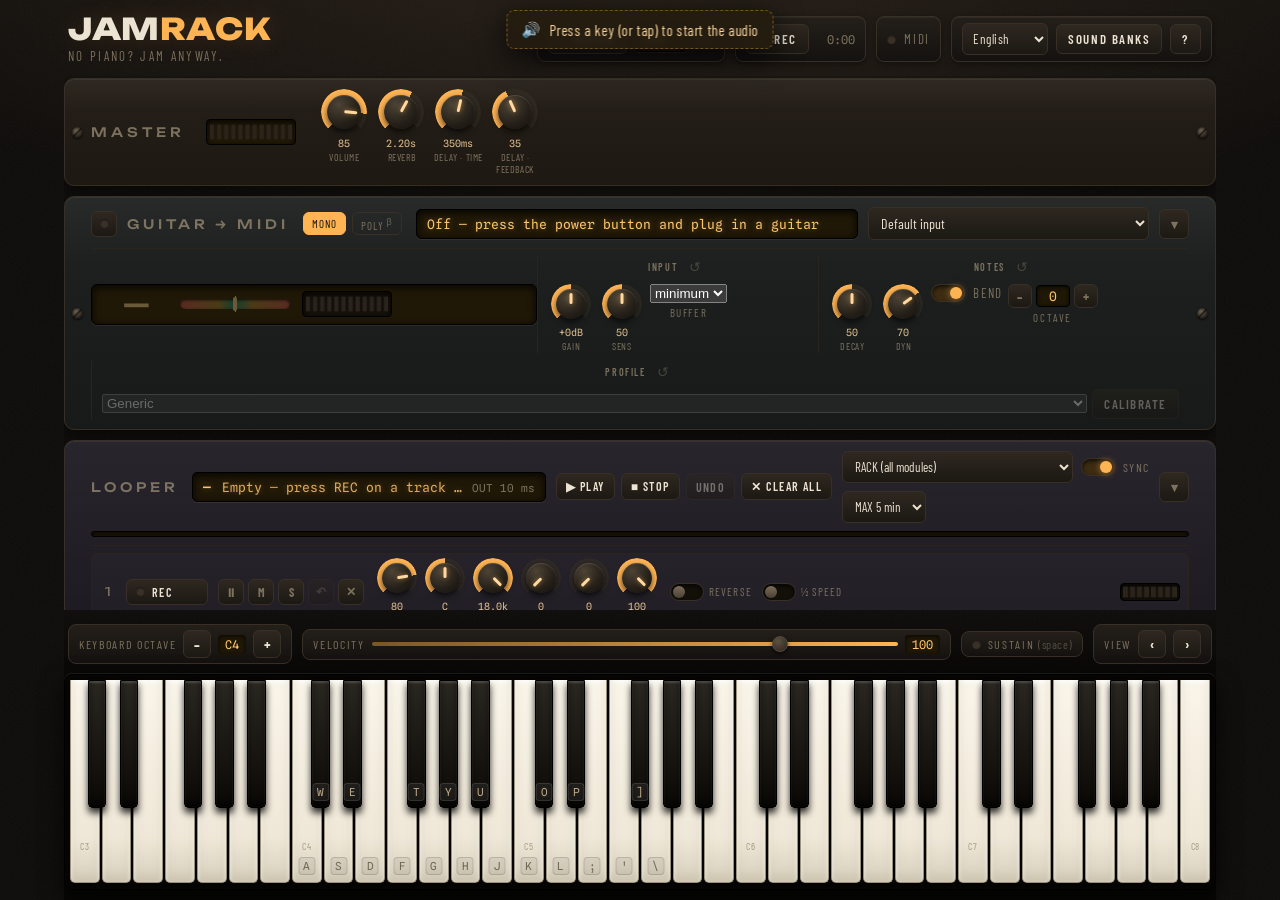
<file: index.html>
<!DOCTYPE html>
<html lang="en">
<head>
<meta charset="utf-8">
<meta name="viewport" content="width=device-width, initial-scale=1, maximum-scale=1, user-scalable=no, viewport-fit=cover">
<meta name="theme-color" content="#0d0b09">
<meta name="description" content="JAMRACK — online jam piano & synth. No piano? Play with your AZERTY/QWERTY computer keyboard, a touchscreen or a MIDI keyboard.">
<title>JAMRACK · Online jam piano &amp; synth</title>
<link rel="icon" href="data:image/svg+xml,<svg xmlns='http://www.w3.org/2000/svg' viewBox='0 0 100 100'><text y='.9em' font-size='90'>🎹</text></svg>">
<link rel="preconnect" href="https://fonts.googleapis.com">
<link rel="preconnect" href="https://fonts.gstatic.com" crossorigin>
<link rel="preconnect" href="https://gleitz.github.io" crossorigin>
<link href="https://fonts.googleapis.com/css2?family=Unbounded:wght@500;800&family=Barlow+Condensed:wght@400;500;600;700&family=Spline+Sans+Mono:wght@400;600&display=swap" rel="stylesheet">
<link rel="stylesheet" href="css/style.css">
</head>
<body>
<div id="app">

  <header id="topbar">
    <div class="brand">
      <div class="brand-name">JAM<span>RACK</span></div>
      <div class="brand-sub" id="tagline"></div>
    </div>

    <div class="topbar-controls">
      <div class="tb-group" id="metroGroup">
        <button class="tb-btn led-btn" id="metroToggle" aria-pressed="false">
          <span class="led"></span><span data-t="metro"></span>
        </button>
        <input id="bpmInput" type="number" min="30" max="300" step="1" value="100">
        <span class="tb-unit" data-t="bpm"></span>
      </div>

      <div class="tb-group">
        <button class="tb-btn led-btn rec" id="recBtn" aria-pressed="false">
          <span class="led"></span><span data-t="rec"></span>
        </button>
        <span id="recTime" class="mono">0:00</span>
      </div>

      <div class="tb-group" id="midiGroup">
        <span class="led" id="midiLed"></span>
        <span class="tb-label" data-t="midi"></span>
      </div>

      <div class="tb-group">
        <select id="langSelect" class="lang-select"></select>
        <button class="tb-btn" id="banksBtn"></button>
        <button class="tb-btn" id="helpBtn">?</button>
      </div>
    </div>

    <!-- Mobile only: the screen is too small to show the rack and the keyboard
         at once, so they become two dedicated views. Hidden on desktop. -->
    <div id="viewTabs" role="tablist">
      <button class="vt-btn is-on" id="tabPlay" role="tab" aria-selected="true" data-t="tabPlay"></button>
      <button class="vt-btn" id="tabEdit" role="tab" aria-selected="false" data-t="tabEdit"></button>
    </div>
  </header>

  <div id="audioHint" hidden>
    <span>🔊</span> <span id="audioHintText"></span>
  </div>

  <main id="rack">
    <!-- modules built by js/ui/rack.js -->
  </main>

  <section id="kbZone">
    <div id="kbCtl">
      <div class="kb-group">
        <span class="kb-label" data-t="kbOctave"></span>
        <button class="kb-btn" id="octDown">–</button>
        <span class="mono kb-read" id="octRead">C4</span>
        <button class="kb-btn" id="octUp">+</button>
      </div>
      <div class="kb-group grow">
        <span class="kb-label" data-t="velocity"></span>
        <input type="range" id="velSlider" min="1" max="127" value="100">
        <span class="mono kb-read" id="velRead">100</span>
      </div>
      <div class="kb-group">
        <span class="led" id="susLed"></span>
        <span class="kb-label"><span data-t="sustain"></span> <span class="kb-hint" data-t="sustainHint"></span></span>
      </div>
      <div class="kb-group">
        <span class="kb-label" data-t="view"></span>
        <button class="kb-btn" id="viewLeft">‹</button>
        <button class="kb-btn" id="viewRight">›</button>
      </div>
    </div>
    <div id="piano"></div>
  </section>

  <dialog id="banksDlg">
    <div class="dlg-head">
      <h2 data-t="banksTitle"></h2>
      <button class="dlg-close" data-close>✕</button>
    </div>
    <div class="dlg-body" id="banksBody"></div>
  </dialog>

  <dialog id="helpDlg">
    <div class="dlg-head">
      <h2 data-t="helpTitle"></h2>
      <button class="dlg-close" data-close>✕</button>
    </div>
    <div class="dlg-body" id="helpBody"></div>
  </dialog>

  <dialog id="calDlg">
    <div class="dlg-head">
      <h2 data-t="calTitle"></h2>
      <button class="dlg-close" data-close>✕</button>
    </div>
    <div class="dlg-body" id="calBody"></div>
  </dialog>

</div>
<script type="module" src="js/main.js"></script>
</body>
</html>
</file>
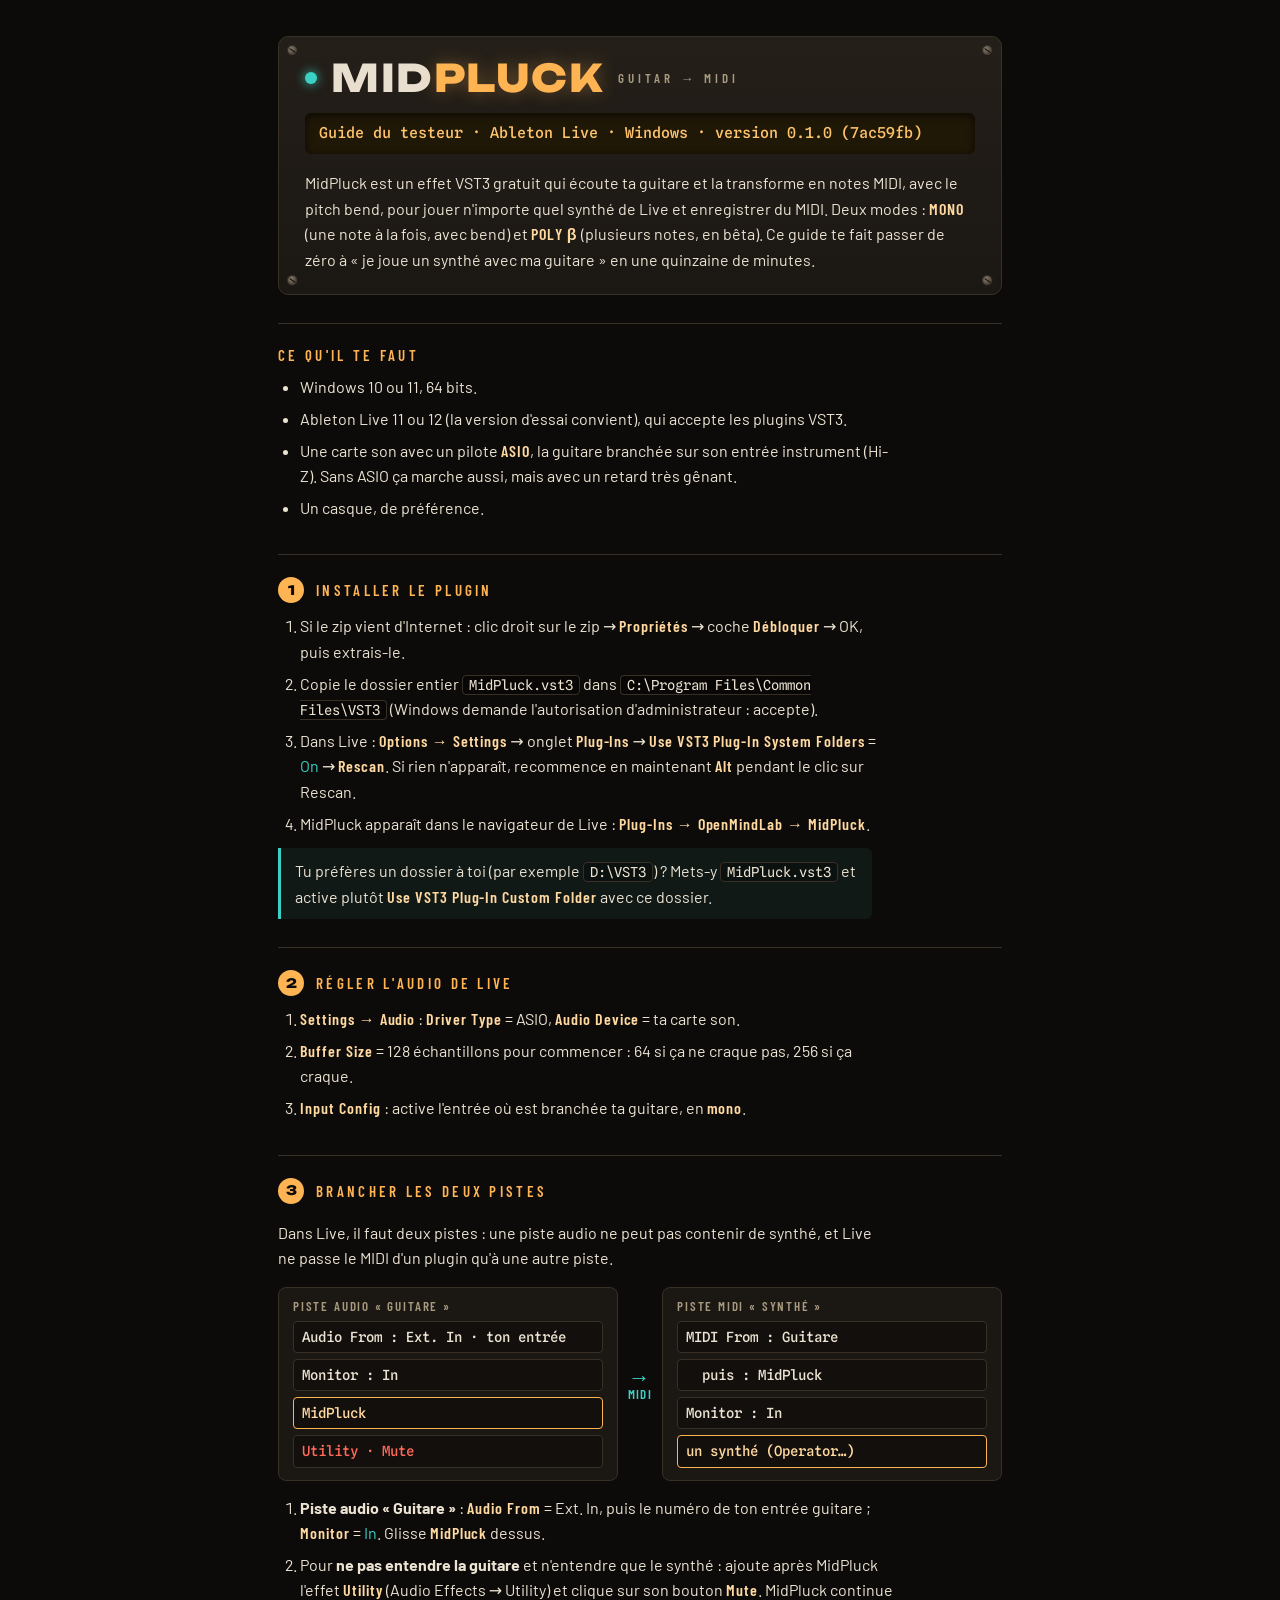
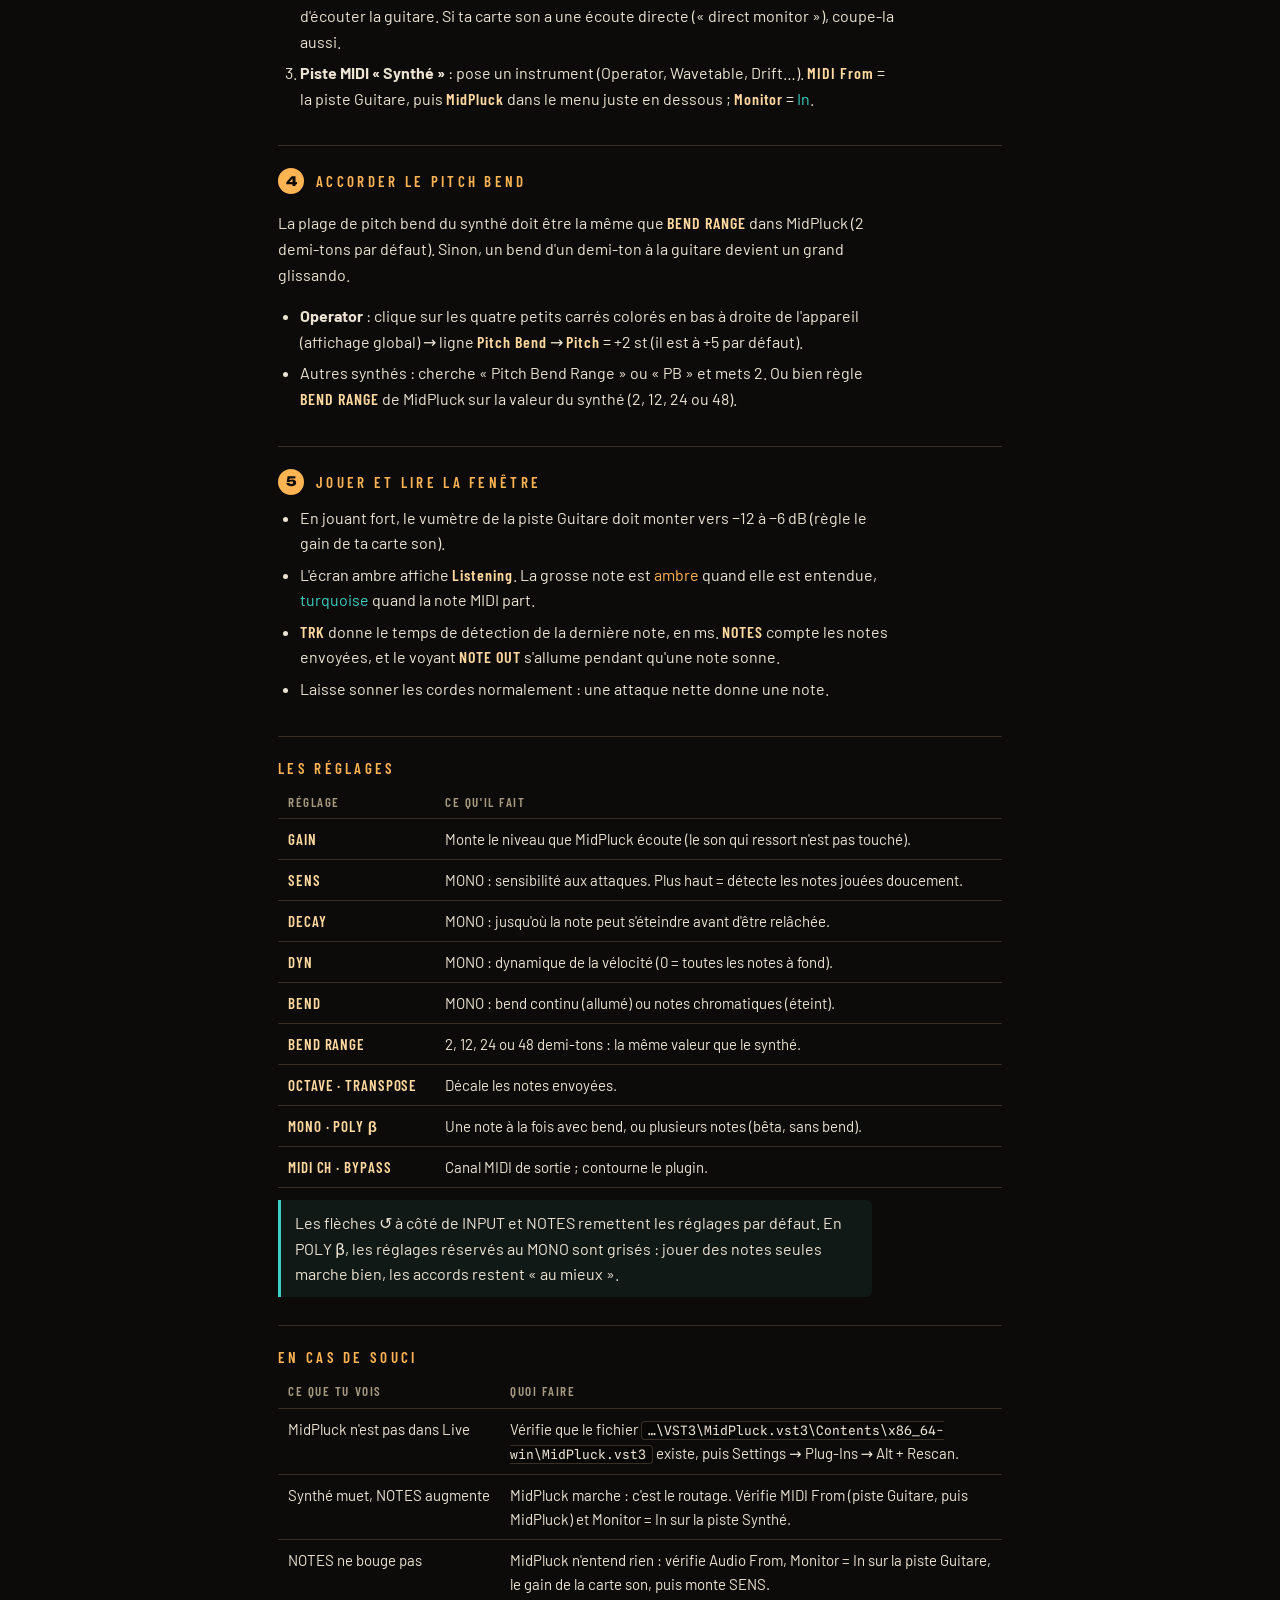
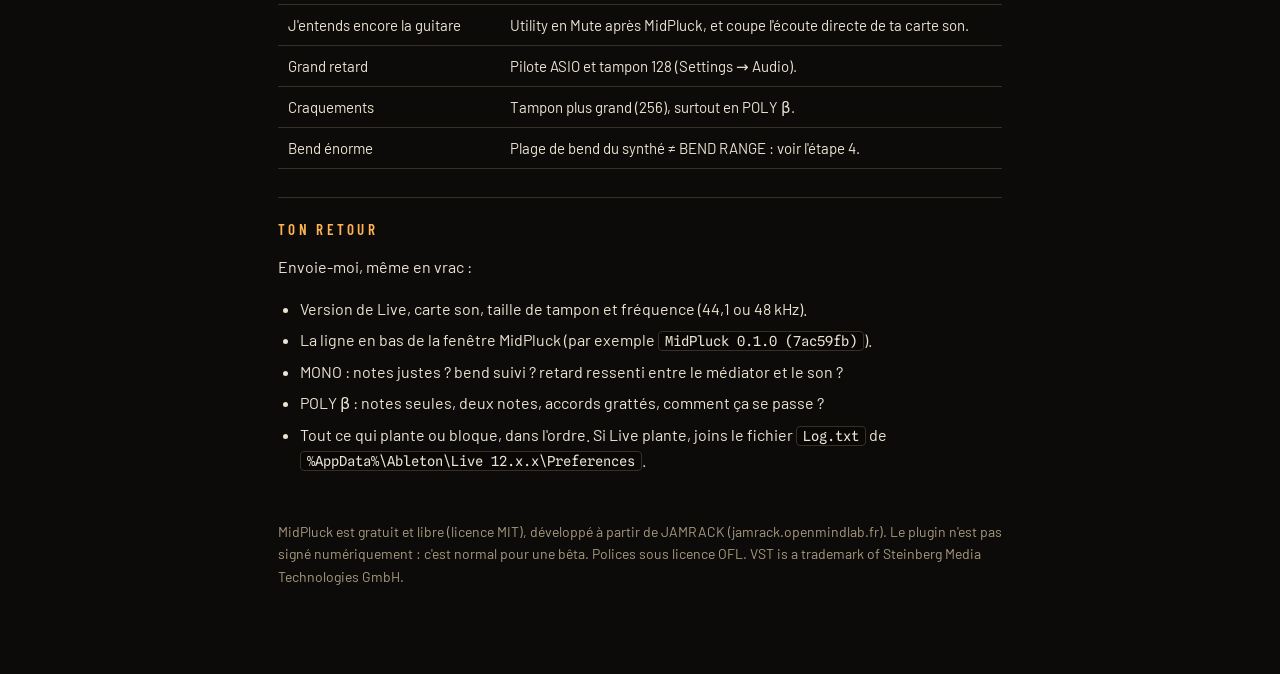
<file: plugin/guide-testeur.html>
<!doctype html>
<html lang="fr">
<head>
<meta charset="utf-8">
<meta name="viewport" content="width=device-width, initial-scale=1">
<title>Guide testeur MidPluck</title>
<link rel="preconnect" href="https://fonts.googleapis.com">
<link rel="stylesheet" href="https://fonts.googleapis.com/css2?family=Barlow:wght@400;500;600&family=Barlow+Condensed:wght@500;600&family=Spline+Sans+Mono:wght@400;500&family=Unbounded:wght@600;800&display=swap">
<style>
  /* Layout: one reading column styled like a JamRack rack module (warm charcoal plate, amber LEDs, teal accents).
     Deliberately single-theme dark, the plugin's own look. */
  :root {
    --bg: #0d0b09;
    --plate: #1b1713;
    --plate-hi: #241f19;
    --line: #383026;
    --txt: #ece3d3;
    --dim: #a89a80;
    --amber: #ffb454;
    --amber-hot: #ffd9a0;
    --teal: #3ad0c4;
    --red: #ff6a5a;
    --lcd-bg: #201807;
    --lcd-txt: #ffc46b;
    --f-brand: 'Unbounded', 'Arial Black', sans-serif;
    --f-label: 'Barlow Condensed', 'Arial Narrow', sans-serif;
    --f-body: 'Barlow', 'Segoe UI', system-ui, sans-serif;
    --f-mono: 'Spline Sans Mono', ui-monospace, Consolas, monospace;
    color-scheme: dark;
  }
  * { box-sizing: border-box; }
  body { background: var(--bg); color: var(--txt); font: 16px/1.6 var(--f-body); }
  .wrap { max-width: 760px; margin: 0 auto; padding-inline: 18px; padding-block: 28px 64px; display: grid; gap: 28px; }
  a { color: var(--teal); }
  code, .path { font-family: var(--f-mono); font-size: 0.86em; background: #00000055; border: 1px solid var(--line); border-radius: 4px; padding: 1px 6px; overflow-wrap: anywhere; }
  .k { font-family: var(--f-label); font-weight: 600; letter-spacing: .06em; color: var(--amber-hot); }

  /* header plate */
  .plate { position: relative; background: linear-gradient(180deg, var(--plate-hi), var(--plate)); border: 1px solid var(--line); border-radius: 10px; padding: 22px 26px; }
  .screw { position: absolute; width: 11px; height: 11px; border-radius: 50%; background: radial-gradient(circle at 35% 35%, #8a7e6c, #3b342b 70%); box-shadow: inset 0 0 0 1px #00000080; }
  .screw::after { content: ""; position: absolute; left: 2px; right: 2px; top: 5px; height: 1px; background: #1a1612; transform: rotate(35deg); }
  .s1 { left: 8px; top: 8px; } .s2 { right: 8px; top: 8px; } .s3 { left: 8px; bottom: 8px; } .s4 { right: 8px; bottom: 8px; }
  .brand { display: flex; align-items: center; gap: 14px; flex-wrap: wrap; }
  .led { width: 12px; height: 12px; border-radius: 50%; background: var(--teal); box-shadow: 0 0 10px 2px #3ad0c480; flex: none; }
  h1 { margin: 0; font: 800 clamp(26px, 6vw, 38px)/1 var(--f-brand); letter-spacing: .04em; color: #e9dfcf; }
  h1 span { color: var(--amber); text-shadow: 0 0 18px #ffb45455; }
  .sub { font: 600 13px/1 var(--f-label); letter-spacing: .3em; color: var(--dim); text-transform: uppercase; }
  .lcd { margin-top: 16px; background: var(--lcd-bg); color: var(--lcd-txt); font: 500 15px/1.4 var(--f-mono); border-radius: 6px; padding: 10px 14px; box-shadow: inset 0 2px 8px #000a; }
  .intro { margin: 16px 0 0; color: var(--txt); }

  h2 { margin: 0 0 10px; font: 600 15px/1.2 var(--f-label); letter-spacing: .22em; text-transform: uppercase; color: var(--amber); display: flex; align-items: center; gap: 12px; text-wrap: balance; }
  h2 .n { font: 800 13px/1 var(--f-brand); color: var(--bg); background: var(--amber); border-radius: 50%; width: 26px; height: 26px; display: grid; place-items: center; flex: none; letter-spacing: 0; }
  section { border-top: 1px solid var(--line); padding-top: 22px; }
  section > p, section li { max-width: 66ch; }
  ol, ul { margin: 6px 0; padding-left: 22px; display: grid; gap: 6px; }
  .note { border-left: 3px solid var(--teal); background: #3ad0c412; padding: 10px 14px; border-radius: 0 6px 6px 0; margin: 12px 0 0; }
  .warn { border-left-color: var(--amber); background: #ffb4541a; }

  /* routing diagram */
  .flow { display: grid; grid-template-columns: 1fr auto 1fr; gap: 10px; align-items: stretch; margin-top: 14px; }
  .track { background: var(--plate); border: 1px solid var(--line); border-radius: 8px; padding: 12px 14px; min-width: 0; }
  .track h3 { margin: 0 0 8px; font: 600 13px/1 var(--f-label); letter-spacing: .14em; text-transform: uppercase; color: var(--dim); }
  .dev { font: 500 14px/1.3 var(--f-mono); padding: 6px 8px; border-radius: 4px; background: #00000059; border: 1px solid var(--line); margin-top: 6px; }
  .dev.mp { border-color: var(--amber); color: var(--amber-hot); }
  .dev.mute { color: var(--red); }
  .arrow { align-self: center; font: 600 13px/1.2 var(--f-label); letter-spacing: .1em; color: var(--teal); text-align: center; }
  .arrow b { display: block; font-size: 22px; line-height: 1; }
  @media (max-width: 560px) { .flow { grid-template-columns: 1fr; } .arrow b { transform: rotate(90deg); } }

  /* tables */
  .tbl { overflow-x: auto; margin-top: 10px; }
  table { border-collapse: collapse; width: 100%; font-size: 15px; }
  th, td { text-align: left; padding: 8px 10px; border-bottom: 1px solid var(--line); vertical-align: top; }
  th { font: 600 13px/1.2 var(--f-label); letter-spacing: .12em; text-transform: uppercase; color: var(--dim); }
  td:first-child { white-space: nowrap; }
  .ok { color: var(--teal); } .amb { color: var(--amber); }
  .foot { color: var(--dim); font-size: 14px; }
  :focus-visible { outline: 2px solid var(--teal); outline-offset: 2px; }
</style>

</head>
<body>
<div class="wrap">
  <header class="plate">
    <i class="screw s1"></i><i class="screw s2"></i><i class="screw s3"></i><i class="screw s4"></i>
    <div class="brand"><span class="led" aria-hidden="true"></span><h1>MID<span>PLUCK</span></h1><span class="sub">guitar → midi</span></div>
    <div class="lcd">Guide du testeur · Ableton Live · Windows · version 0.1.0 (7ac59fb)</div>
    <p class="intro">MidPluck est un effet VST3 gratuit qui écoute ta guitare et la transforme en notes MIDI, avec le pitch bend, pour jouer n'importe quel synthé de Live et enregistrer du MIDI. Deux modes : <span class="k">MONO</span> (une note à la fois, avec bend) et <span class="k">POLY β</span> (plusieurs notes, en bêta). Ce guide te fait passer de zéro à « je joue un synthé avec ma guitare » en une quinzaine de minutes.</p>
  </header>

  <section>
    <h2>Ce qu'il te faut</h2>
    <ul>
      <li>Windows 10 ou 11, 64 bits.</li>
      <li>Ableton Live 11 ou 12 (la version d'essai convient), qui accepte les plugins VST3.</li>
      <li>Une carte son avec un pilote <span class="k">ASIO</span>, la guitare branchée sur son entrée instrument (Hi-Z). Sans ASIO ça marche aussi, mais avec un retard très gênant.</li>
      <li>Un casque, de préférence.</li>
    </ul>
  </section>

  <section>
    <h2><span class="n">1</span>Installer le plugin</h2>
    <ol>
      <li>Si le zip vient d'Internet : clic droit sur le zip → <span class="k">Propriétés</span> → coche <span class="k">Débloquer</span> → OK, puis extrais-le.</li>
      <li>Copie le dossier entier <code>MidPluck.vst3</code> dans <span class="path">C:\Program Files\Common Files\VST3</span> (Windows demande l'autorisation d'administrateur : accepte).</li>
      <li>Dans Live : <span class="k">Options → Settings</span> → onglet <span class="k">Plug-Ins</span> → <span class="k">Use VST3 Plug-In System Folders</span> = <span class="ok">On</span> → <span class="k">Rescan</span>. Si rien n'apparaît, recommence en maintenant <span class="k">Alt</span> pendant le clic sur Rescan.</li>
      <li>MidPluck apparaît dans le navigateur de Live : <span class="k">Plug-Ins → OpenMindLab → MidPluck</span>.</li>
    </ol>
    <p class="note">Tu préfères un dossier à toi (par exemple <span class="path">D:\VST3</span>) ? Mets-y <code>MidPluck.vst3</code> et active plutôt <span class="k">Use VST3 Plug-In Custom Folder</span> avec ce dossier.</p>
  </section>

  <section>
    <h2><span class="n">2</span>Régler l'audio de Live</h2>
    <ol>
      <li><span class="k">Settings → Audio</span> : <span class="k">Driver Type</span> = ASIO, <span class="k">Audio Device</span> = ta carte son.</li>
      <li><span class="k">Buffer Size</span> = 128 échantillons pour commencer : 64 si ça ne craque pas, 256 si ça craque.</li>
      <li><span class="k">Input Config</span> : active l'entrée où est branchée ta guitare, en <span class="k">mono</span>.</li>
    </ol>
  </section>

  <section>
    <h2><span class="n">3</span>Brancher les deux pistes</h2>
    <p>Dans Live, il faut deux pistes : une piste audio ne peut pas contenir de synthé, et Live ne passe le MIDI d'un plugin qu'à une autre piste.</p>
    <div class="flow" aria-label="Schéma du branchement">
      <div class="track">
        <h3>Piste audio « Guitare »</h3>
        <div class="dev">Audio From : Ext. In · ton entrée</div>
        <div class="dev">Monitor : In</div>
        <div class="dev mp">MidPluck</div>
        <div class="dev mute">Utility · Mute</div>
      </div>
      <div class="arrow"><b>→</b>MIDI</div>
      <div class="track">
        <h3>Piste MIDI « Synthé »</h3>
        <div class="dev">MIDI From : Guitare</div>
        <div class="dev">&nbsp;&nbsp;puis : MidPluck</div>
        <div class="dev">Monitor : In</div>
        <div class="dev mp">un synthé (Operator…)</div>
      </div>
    </div>
    <ol style="margin-top:14px">
      <li><strong>Piste audio « Guitare »</strong> : <span class="k">Audio From</span> = Ext. In, puis le numéro de ton entrée guitare ; <span class="k">Monitor</span> = <span class="ok">In</span>. Glisse <span class="k">MidPluck</span> dessus.</li>
      <li>Pour <strong>ne pas entendre la guitare</strong> et n'entendre que le synthé : ajoute après MidPluck l'effet <span class="k">Utility</span> (Audio Effects → Utility) et clique sur son bouton <span class="k">Mute</span>. MidPluck continue d'écouter la guitare. Si ta carte son a une écoute directe (« direct monitor »), coupe-la aussi.</li>
      <li><strong>Piste MIDI « Synthé »</strong> : pose un instrument (Operator, Wavetable, Drift…). <span class="k">MIDI From</span> = la piste Guitare, puis <span class="k">MidPluck</span> dans le menu juste en dessous ; <span class="k">Monitor</span> = <span class="ok">In</span>.</li>
    </ol>
  </section>

  <section>
    <h2><span class="n">4</span>Accorder le pitch bend</h2>
    <p>La plage de pitch bend du synthé doit être la même que <span class="k">BEND RANGE</span> dans MidPluck (2 demi-tons par défaut). Sinon, un bend d'un demi-ton à la guitare devient un grand glissando.</p>
    <ul>
      <li><strong>Operator</strong> : clique sur les quatre petits carrés colorés en bas à droite de l'appareil (affichage global) → ligne <span class="k">Pitch Bend</span> → <span class="k">Pitch</span> = +2 st (il est à +5 par défaut).</li>
      <li>Autres synthés : cherche « Pitch Bend Range » ou « PB » et mets 2. Ou bien règle <span class="k">BEND RANGE</span> de MidPluck sur la valeur du synthé (2, 12, 24 ou 48).</li>
    </ul>
  </section>

  <section>
    <h2><span class="n">5</span>Jouer et lire la fenêtre</h2>
    <ul>
      <li>En jouant fort, le vumètre de la piste Guitare doit monter vers −12 à −6 dB (règle le gain de ta carte son).</li>
      <li>L'écran ambre affiche <span class="k">Listening</span>. La grosse note est <span class="amb">ambre</span> quand elle est entendue, <span class="ok">turquoise</span> quand la note MIDI part.</li>
      <li><span class="k">TRK</span> donne le temps de détection de la dernière note, en ms. <span class="k">NOTES</span> compte les notes envoyées, et le voyant <span class="k">NOTE OUT</span> s'allume pendant qu'une note sonne.</li>
      <li>Laisse sonner les cordes normalement : une attaque nette donne une note.</li>
    </ul>
  </section>

  <section>
    <h2>Les réglages</h2>
    <div class="tbl"><table>
      <tr><th>Réglage</th><th>Ce qu'il fait</th></tr>
      <tr><td class="k">GAIN</td><td>Monte le niveau que MidPluck écoute (le son qui ressort n'est pas touché).</td></tr>
      <tr><td class="k">SENS</td><td>MONO : sensibilité aux attaques. Plus haut = détecte les notes jouées doucement.</td></tr>
      <tr><td class="k">DECAY</td><td>MONO : jusqu'où la note peut s'éteindre avant d'être relâchée.</td></tr>
      <tr><td class="k">DYN</td><td>MONO : dynamique de la vélocité (0 = toutes les notes à fond).</td></tr>
      <tr><td class="k">BEND</td><td>MONO : bend continu (allumé) ou notes chromatiques (éteint).</td></tr>
      <tr><td class="k">BEND RANGE</td><td>2, 12, 24 ou 48 demi-tons : la même valeur que le synthé.</td></tr>
      <tr><td class="k">OCTAVE · TRANSPOSE</td><td>Décale les notes envoyées.</td></tr>
      <tr><td class="k">MONO · POLY β</td><td>Une note à la fois avec bend, ou plusieurs notes (bêta, sans bend).</td></tr>
      <tr><td class="k">MIDI CH · BYPASS</td><td>Canal MIDI de sortie ; contourne le plugin.</td></tr>
    </table></div>
    <p class="note">Les flèches ↺ à côté de INPUT et NOTES remettent les réglages par défaut. En POLY β, les réglages réservés au MONO sont grisés : jouer des notes seules marche bien, les accords restent « au mieux ».</p>
  </section>

  <section>
    <h2>En cas de souci</h2>
    <div class="tbl"><table>
      <tr><th>Ce que tu vois</th><th>Quoi faire</th></tr>
      <tr><td>MidPluck n'est pas dans Live</td><td>Vérifie que le fichier <span class="path">…\VST3\MidPluck.vst3\Contents\x86_64-win\MidPluck.vst3</span> existe, puis Settings → Plug-Ins → Alt + Rescan.</td></tr>
      <tr><td>Synthé muet, NOTES augmente</td><td>MidPluck marche : c'est le routage. Vérifie MIDI From (piste Guitare, puis MidPluck) et Monitor = In sur la piste Synthé.</td></tr>
      <tr><td>NOTES ne bouge pas</td><td>MidPluck n'entend rien : vérifie Audio From, Monitor = In sur la piste Guitare, le gain de la carte son, puis monte SENS.</td></tr>
      <tr><td>J'entends encore la guitare</td><td>Utility en Mute après MidPluck, et coupe l'écoute directe de ta carte son.</td></tr>
      <tr><td>Grand retard</td><td>Pilote ASIO et tampon 128 (Settings → Audio).</td></tr>
      <tr><td>Craquements</td><td>Tampon plus grand (256), surtout en POLY β.</td></tr>
      <tr><td>Bend énorme</td><td>Plage de bend du synthé ≠ BEND RANGE : voir l'étape 4.</td></tr>
    </table></div>
  </section>

  <section>
    <h2>Ton retour</h2>
    <p>Envoie-moi, même en vrac :</p>
    <ul>
      <li>Version de Live, carte son, taille de tampon et fréquence (44,1 ou 48 kHz).</li>
      <li>La ligne en bas de la fenêtre MidPluck (par exemple <code>MidPluck 0.1.0 (7ac59fb)</code>).</li>
      <li>MONO : notes justes ? bend suivi ? retard ressenti entre le médiator et le son ?</li>
      <li>POLY β : notes seules, deux notes, accords grattés, comment ça se passe ?</li>
      <li>Tout ce qui plante ou bloque, dans l'ordre. Si Live plante, joins le fichier <span class="path">Log.txt</span> de <span class="path">%AppData%\Ableton\Live 12.x.x\Preferences</span>.</li>
    </ul>
  </section>

  <p class="foot">MidPluck est gratuit et libre (licence MIT), développé à partir de JAMRACK (jamrack.openmindlab.fr). Le plugin n'est pas signé numériquement : c'est normal pour une bêta. Polices sous licence OFL. VST is a trademark of Steinberg Media Technologies GmbH.</p>
</div>

</body>
</html>
</file>
<file: css/style.css>
/* ============================================================
   JAMRACK — "hardware synth rack" design
   Palette: warm charcoal + amber LEDs + teal accents
   ============================================================ */

:root {
  --bg: #0d0b09;
  --bg-deep: #080706;
  --panel: #1b1713;
  --panel-hi: #241f19;
  --panel-lo: #141110;
  --line: #383026;
  --line-soft: #2a241d;
  --txt: #ece3d3;
  --dim: #94876fcc;
  --amber: #ffb454;
  --amber-hot: #ffd9a0;
  --amber-dim: #7a5626;
  --teal: #3ad0c4;
  --red: #ff5040;
  --lcd-bg: #201807;
  --lcd-txt: #ffc46b;
  --white-key: linear-gradient(180deg, #faf5ea 0%, #efe8d8 78%, #d8d0bd 100%);
  --black-key: linear-gradient(180deg, #2b2721 0%, #16130f 70%, #0a0806 100%);
  --f-brand: 'Unbounded', sans-serif;
  --f-label: 'Barlow Condensed', sans-serif;
  --f-mono: 'Spline Sans Mono', monospace;
  --knob-size: 46px;
  /* Native widgets (dropdown popups, scrollbars) render dark instead of the
     default white — the option lists were unreadable otherwise. */
  color-scheme: dark;
}

* { box-sizing: border-box; margin: 0; padding: 0; }

html, body {
  height: 100%;
  background: var(--bg);
  color: var(--txt);
  font-family: var(--f-label);
  overscroll-behavior: none;
  /* panning allowed, pinch-zoom and double-tap suppressed (two-handed jamming) */
  touch-action: pan-x pan-y;
}

body {
  /* film grain + stage glow */
  background:
    url("data:image/svg+xml,%3Csvg xmlns='http://www.w3.org/2000/svg' width='140' height='140'%3E%3Cfilter id='n'%3E%3CfeTurbulence type='fractalNoise' baseFrequency='0.9' numOctaves='2'/%3E%3CfeColorMatrix values='0 0 0 0 1 0 0 0 0 1 0 0 0 0 1 0 0 0 0.035 0'/%3E%3C/filter%3E%3Crect width='140' height='140' filter='url(%23n)'/%3E%3C/svg%3E"),
    radial-gradient(120% 60% at 50% -10%, #2b2118 0%, transparent 60%),
    radial-gradient(90% 50% at 50% 115%, #191510 0%, transparent 55%),
    var(--bg);
  -webkit-tap-highlight-color: transparent;
}

#app {
  height: 100vh;   /* fallback when dvh is unsupported */
  height: 100dvh;
  display: flex;
  flex-direction: column;
  max-width: 1180px;
  margin: 0 auto;
  padding: 0 14px env(safe-area-inset-bottom);
  /* notched iPhone in landscape: keep content clear of the notch */
  padding-left: max(14px, env(safe-area-inset-left));
  padding-right: max(14px, env(safe-area-inset-right));
}
body { overflow: hidden; }

button { font-family: inherit; color: inherit; }
::selection { background: var(--amber); color: #14100a; }

.mono { font-family: var(--f-mono); font-size: 12px; letter-spacing: 0; }

/* ---------------- LEDs ---------------- */

.led {
  display: inline-block;
  width: 9px; height: 9px;
  border-radius: 50%;
  background: #3a3128;
  box-shadow: inset 0 1px 2px #0009;
  transition: background .15s, box-shadow .15s;
  flex: none;
}
.led.on {
  background: var(--amber);
  box-shadow: 0 0 8px 2px #ffb45480, inset 0 0 2px #fff8;
}
.led.on.teal { background: var(--teal); box-shadow: 0 0 8px 2px #3ad0c480, inset 0 0 2px #fff8; }
.led.on.red  { background: var(--red);  box-shadow: 0 0 9px 3px #ff504080, inset 0 0 2px #fff8; }
.led.blink { animation: ledblink .5s steps(1) infinite; }
@keyframes ledblink { 50% { background: #3a3128; box-shadow: inset 0 1px 2px #0009; } }

/* ---------------- Topbar ---------------- */

#topbar {
  display: flex;
  align-items: center;
  justify-content: space-between;
  gap: 16px;
  flex-wrap: wrap;
  padding: 14px 4px 12px;
}

.brand-name {
  font-family: var(--f-brand);
  font-weight: 800;
  font-size: clamp(22px, 4vw, 30px);
  letter-spacing: .02em;
  line-height: 1;
  color: var(--txt);
  text-shadow: 0 0 24px #ffb45426;
}
.brand-name span { color: var(--amber); }
.brand-sub {
  font-size: 13px;
  letter-spacing: .18em;
  text-transform: uppercase;
  color: var(--dim);
  margin-top: 4px;
}

.topbar-controls {
  display: flex;
  align-items: stretch;
  gap: 10px;
  flex-wrap: wrap;
}

.tb-group {
  display: flex;
  align-items: center;
  gap: 8px;
  background: linear-gradient(180deg, var(--panel-hi), var(--panel-lo));
  border: 1px solid var(--line);
  border-radius: 8px;
  padding: 6px 10px;
  box-shadow: 0 2px 6px #0006, inset 0 1px 0 #ffffff0d;
}
.tb-label { font-size: 13px; letter-spacing: .14em; color: var(--dim); }
.tb-unit { font-size: 11px; letter-spacing: .1em; color: var(--dim); }

.tb-btn {
  background: linear-gradient(180deg, #2e2820, #1c1813);
  border: 1px solid var(--line);
  border-radius: 6px;
  color: var(--txt);
  font-family: var(--f-label);
  font-weight: 600;
  font-size: 13px;
  letter-spacing: .12em;
  padding: 6px 11px;
  cursor: pointer;
  display: inline-flex;
  align-items: center;
  gap: 7px;
  transition: transform .05s, border-color .15s, background .15s;
}
.tb-btn:hover { border-color: #55483a; }
.tb-btn:active { transform: translateY(1px); }
.tb-btn[aria-pressed="true"] { background: linear-gradient(180deg, #3a2f1e, #262015); border-color: var(--amber-dim); }
.tb-btn.rec[aria-pressed="true"] { border-color: #7a2c26; background: linear-gradient(180deg, #3a201c, #241512); }

.lang-select {
  background: linear-gradient(180deg, #2e2820, #1c1813);
  border: 1px solid var(--line);
  border-radius: 6px;
  color: var(--txt);
  font-family: var(--f-label);
  font-size: 13px;
  letter-spacing: .04em;
  padding: 6px 6px;
  max-width: 110px;
  cursor: pointer;
}
.lang-select:hover { border-color: #55483a; }
.lang-select:focus { outline: 1px solid var(--amber-dim); }
.lang-select option { background: #1c1813; color: var(--txt); }

#bpmInput {
  width: 52px;
  background: var(--lcd-bg);
  border: 1px solid #000;
  border-radius: 4px;
  box-shadow: inset 0 2px 6px #000c, 0 1px 0 #ffffff10;
  color: var(--lcd-txt);
  font-family: var(--f-mono);
  font-size: 14px;
  text-align: center;
  padding: 4px 2px;
}
#bpmInput:focus { outline: 1px solid var(--amber-dim); }
#recTime { color: var(--dim); min-width: 38px; text-align: right; }

#audioHint {
  position: fixed;
  top: 10px;
  left: 50%;
  transform: translateX(-50%);
  z-index: 60;
  max-width: min(92vw, 480px);
  white-space: nowrap;
  box-shadow: 0 8px 30px #000c;
  backdrop-filter: blur(4px);
  padding: 9px 14px;
  border: 1px dashed var(--amber-dim);
  border-radius: 8px;
  background: #241c10ee;
  color: var(--amber-hot);
  font-size: 15px;
  letter-spacing: .04em;
  display: flex;
  align-items: center;
  gap: 8px;
  animation: hintpulse 2.2s ease-in-out infinite;
}
@keyframes hintpulse { 50% { background: #33260fee; } }
#audioHint[hidden] { display: none; }

/* ---------------- Rack ---------------- */

#rack {
  flex: 1;
  display: flex;
  flex-direction: column;
  gap: 10px;
  padding: 2px 0 14px;
  min-height: 0;
  overflow-y: auto;
}

.module {
  position: relative;
  background:
    linear-gradient(180deg, #ffffff08, transparent 30%),
    repeating-linear-gradient(90deg, transparent 0 3px, #ffffff02 3px 4px),
    linear-gradient(180deg, var(--panel-hi), var(--panel));
  border: 1px solid var(--line);
  border-radius: 10px;
  box-shadow: 0 4px 14px #0008, inset 0 1px 0 #ffffff0f;
  padding: 10px 26px;
}

/* rack screws */
.module::before, .module::after {
  content: '';
  position: absolute;
  top: 50%;
  width: 11px; height: 11px;
  margin-top: -5px;
  border-radius: 50%;
  background:
    linear-gradient(135deg, transparent 44%, #0008 46%, #0008 54%, transparent 56%),
    radial-gradient(circle at 35% 30%, #6a5f4e, #2c2620 65%, #171310);
  box-shadow: 0 1px 2px #000a, inset 0 0 2px #000;
}
.module::before { left: 7px; }
.module::after { right: 7px; }

.mod-head {
  display: flex;
  align-items: center;
  gap: 10px;
  flex-wrap: wrap;
}

.mod-power {
  width: 26px; height: 26px;
  border-radius: 6px;
  border: 1px solid var(--line);
  background: linear-gradient(180deg, #2e2820, #1c1813);
  display: inline-flex;
  align-items: center;
  justify-content: center;
  cursor: pointer;
  flex: none;
}

.mod-lcd {
  flex: 1 1 200px;
  min-width: 150px;
  background: var(--lcd-bg);
  border: 1px solid #000;
  border-radius: 5px;
  box-shadow: inset 0 2px 8px #000d, 0 1px 0 #ffffff12;
  color: var(--lcd-txt);
  font-family: var(--f-mono);
  font-size: 13px;
  padding: 6px 10px;
  white-space: nowrap;
  overflow: hidden;
  text-overflow: ellipsis;
  text-shadow: 0 0 6px #ffc46b55;
}
.mod-lcd.err { color: #ff8a7a; text-shadow: 0 0 6px #ff504055; }

.mod-selects { display: flex; gap: 8px; flex: 2 1 300px; flex-wrap: wrap; }

.mod-selects select, .dlg-body select {
  background: linear-gradient(180deg, #2e2820, #1c1813);
  border: 1px solid var(--line);
  border-radius: 6px;
  color: var(--txt);
  font-family: var(--f-label);
  font-size: 14px;
  padding: 6px 8px;
  max-width: 100%;
  cursor: pointer;
}
.mod-selects select.sel-bank { flex: 1 1 110px; min-width: 0; }
.mod-selects select.sel-inst { flex: 2 1 170px; min-width: 0; }
.mod-selects select:focus { outline: 1px solid var(--amber-dim); }

.mod-btns { display: flex; gap: 6px; margin-left: auto; }

.sq-btn {
  width: 30px; height: 30px;
  border-radius: 6px;
  border: 1px solid var(--line);
  background: linear-gradient(180deg, #2e2820, #1c1813);
  color: var(--dim);
  font-family: var(--f-label);
  font-weight: 700;
  font-size: 13px;
  cursor: pointer;
  transition: transform .05s, color .15s, border-color .15s;
}
.sq-btn:hover { border-color: #55483a; color: var(--txt); }
.sq-btn:active { transform: translateY(1px); }
.sq-btn.active-amber { color: #14100a; background: var(--amber); border-color: var(--amber); box-shadow: 0 0 10px #ffb45466; }
.sq-btn.active-teal  { color: #08211f; background: var(--teal); border-color: var(--teal); box-shadow: 0 0 10px #3ad0c466; }

/* Guitar-amp panel: one horizontal strip of small labelled groups separated
   by thin vertical rules, all knobs sharing the same baseline. A module shows
   two strips: the main controls, and (analog) the advanced synth below. */
.mod-body {
  display: flex;
  flex-wrap: wrap;          /* fallback on narrow windows */
  gap: 8px 0;
  align-items: stretch;
  margin-top: 8px;
  padding-top: 7px;
  border-top: 1px solid var(--line-soft);
}
.module.collapsed .mod-body { display: none; }

.mod-sec {
  display: flex;
  flex-direction: column;
  justify-content: flex-start;      /* dials hang from a shared top line */
  gap: 4px;
  flex: 1 1 auto;
  padding: 0 10px;
  border-left: 1px solid var(--line-soft);
}
.mod-body > .mod-sec:first-child,
.synth-panel > .mod-sec:first-child { border-left: none; padding-left: 0; }
.mod-sec-title {
  font-size: 10px;
  font-weight: 600;
  letter-spacing: .16em;
  color: var(--dim);
  border-bottom: 1px solid var(--line-soft);
  padding-bottom: 3px;
}
.mod-sec-row { display: flex; gap: 5px; align-items: flex-start; }
/* A select inside a section sat on the baseline, leaving a gap above it. */
.mod-sec-row > select { align-self: center; }

/* octave and transpose steppers */
.stepper { display: flex; flex-direction: column; align-items: center; gap: 3px; }
.stepper-ctl { display: flex; align-items: center; gap: 4px; }
.stepper-ctl .sq-btn { width: 24px; height: 24px; font-size: 14px; }
.stepper-read {
  font-family: var(--f-mono);
  font-size: 13px;
  color: var(--lcd-txt);
  background: var(--lcd-bg);
  border-radius: 4px;
  border: 1px solid #000;
  box-shadow: inset 0 1px 4px #000c;
  min-width: 34px;
  text-align: center;
  padding: 2px 4px;
}
.stepper-lab { font-size: 11px; letter-spacing: .14em; color: var(--dim); }

/* keyboard toggle switch */
.toggle {
  display: inline-flex;
  align-items: center;
  gap: 8px;
  cursor: pointer;
  font-size: 13px;
  letter-spacing: .1em;
  color: var(--dim);
  -webkit-user-select: none;
  user-select: none;
}
.toggle input { display: none; }
.toggle .sw {
  width: 34px; height: 18px;
  border-radius: 10px;
  background: #131009;
  border: 1px solid var(--line);
  box-shadow: inset 0 2px 4px #000b;
  position: relative;
  transition: background .15s;
}
.toggle .sw::after {
  content: '';
  position: absolute;
  top: 2px; left: 2px;
  width: 12px; height: 12px;
  border-radius: 50%;
  background: linear-gradient(180deg, #7a6c58, #4a4136);
  transition: left .15s, background .15s;
}
.toggle input:checked + .sw { background: #3d2c12; }
.toggle input:checked + .sw::after { left: 18px; background: var(--amber); box-shadow: 0 0 7px #ffb45499; }

.range-selects { display: flex; align-items: center; gap: 4px; }
.range-selects select { font-size: 12px; padding: 3px 4px; }

/* "add module" button */
#addModule {
  border: 1px dashed var(--line);
  border-radius: 10px;
  background: transparent;
  color: var(--dim);
  font-family: var(--f-label);
  font-weight: 600;
  font-size: 15px;
  letter-spacing: .2em;
  padding: 13px;
  cursor: pointer;
  transition: color .15s, border-color .15s, background .15s;
}
#addModule:hover { color: var(--amber); border-color: var(--amber-dim); background: #ffb45408; }

/* master module */
.module.master {
  background:
    linear-gradient(180deg, #ffffff0a, transparent 30%),
    linear-gradient(180deg, #262019, #1d1812);
}
.master-row { display: flex; align-items: center; gap: 14px 22px; flex-wrap: wrap; }
.master-title {
  font-family: var(--f-brand);
  font-size: 13px;
  font-weight: 500;
  letter-spacing: .3em;
  color: var(--dim);
  writing-mode: initial;
}
#vuCanvas {
  width: 90px; height: 26px;
  background: var(--lcd-bg);
  border: 1px solid #000;
  border-radius: 4px;
  box-shadow: inset 0 2px 6px #000c;
}

/* ---------------- Knobs ---------------- */

.knob {
  display: flex;
  flex-direction: column;
  align-items: center;
  gap: 2px;
  /* Was +16px: the dial keeps its size, only the wasted side padding goes. */
  width: calc(var(--knob-size) + 6px);
  -webkit-user-select: none;
  user-select: none;
  touch-action: none;
}
.knob:focus-visible { outline: 1px solid var(--amber-dim); border-radius: 8px; }

.k-dial {
  width: var(--knob-size);
  height: var(--knob-size);
  border-radius: 50%;
  position: relative;
  cursor: ns-resize;
  background: conic-gradient(from 225deg,
    var(--amber) calc(var(--t, .5) * 270deg),
    #37302699 calc(var(--t, .5) * 270deg) 270deg,
    transparent 270deg);
  -webkit-mask: radial-gradient(closest-side, transparent 66%, #000 67%);
  mask: radial-gradient(closest-side, transparent 66%, #000 67%);
}
.k-dial::before {
  /* knob body is drawn by .k-cap, outside the mask */
  content: '';
}
.k-cap {
  position: absolute;
  inset: 6px;
  border-radius: 50%;
  background:
    radial-gradient(circle at 34% 28%, #4d4335, #241f18 60%, #15110d);
  box-shadow: 0 3px 6px #000a, inset 0 1px 1px #ffffff22;
  cursor: ns-resize;
}
.k-ind {
  position: absolute;
  left: 50%; top: 50%;
  width: 2.5px; height: 38%;
  margin-left: -1.25px;
  transform-origin: 50% 0%;
  transform: rotate(calc(var(--ang, 0) * 1deg + 180deg));
  border-radius: 2px;
  background: var(--amber-hot);
  box-shadow: 0 0 5px #ffb45488;
  pointer-events: none;
}
/* cap and pointer live outside the mask */
.k-wrap { position: relative; width: var(--knob-size); height: var(--knob-size); }
.k-wrap .k-dial { position: absolute; inset: 0; }

.k-val {
  font-family: var(--f-mono);
  font-size: 10px;
  color: var(--amber-hot);
  opacity: .85;
  min-height: 13px;
}
.k-lab {
  font-size: 10px;
  letter-spacing: .06em;
  color: var(--dim);
  text-align: center;
  line-height: 1.15;
  /* Long labels (SATURATION, GLISSANDO) used to force the column wider than
     the dial; wrapping keeps every knob the same, tighter width. */
  overflow-wrap: anywhere;
}
.knob.small { --knob-size: 36px; width: 46px; }
.knob.small .k-cap { inset: 5px; }

/* ---------------- Keyboard zone ---------------- */

#kbZone {
  position: sticky;
  bottom: 0;
  background: linear-gradient(180deg, transparent, var(--bg-deep) 26%);
  padding: 8px 0 10px;
  z-index: 5;
}

#kbCtl {
  display: flex;
  align-items: center;
  gap: 10px;
  flex-wrap: wrap;
  padding: 6px 4px 10px;
}
.kb-group {
  display: flex;
  align-items: center;
  gap: 7px;
  background: linear-gradient(180deg, var(--panel-hi), var(--panel-lo));
  border: 1px solid var(--line);
  border-radius: 8px;
  padding: 5px 10px;
}
.kb-group.grow { flex: 1 1 160px; }
.kb-label { font-size: 12px; letter-spacing: .14em; color: var(--dim); white-space: nowrap; }
.kb-hint { opacity: .6; letter-spacing: .05em; text-transform: lowercase; }
.kb-read { color: var(--lcd-txt); background: var(--lcd-bg); border-radius: 4px; padding: 2px 7px; box-shadow: inset 0 1px 4px #000c; }
.kb-btn {
  width: 28px; height: 28px;
  border-radius: 6px;
  border: 1px solid var(--line);
  background: linear-gradient(180deg, #2e2820, #1c1813);
  color: var(--txt);
  font-size: 15px;
  font-weight: 700;
  cursor: pointer;
}
.kb-btn:active { transform: translateY(1px); }

#velSlider {
  flex: 1;
  min-width: 70px;
  appearance: none;
  height: 4px;
  border-radius: 2px;
  background: linear-gradient(90deg, var(--amber-dim), var(--amber));
  outline: none;
}
#velSlider::-webkit-slider-thumb {
  appearance: none;
  width: 16px; height: 16px;
  border-radius: 50%;
  background: radial-gradient(circle at 35% 30%, #5c5142, #2a241d);
  border: 1px solid #55483a;
  box-shadow: 0 2px 4px #000a;
  cursor: pointer;
}
#velSlider::-moz-range-thumb {
  width: 16px; height: 16px;
  border-radius: 50%;
  background: #3a332a;
  border: 1px solid #55483a;
  cursor: pointer;
}

/* ---------------- Piano ---------------- */

#piano {
  position: relative;
  height: clamp(150px, 24vh, 230px);
  display: flex;
  border-radius: 8px 8px 10px 10px;
  background: #060504;
  border: 1px solid #000;
  box-shadow: 0 -1px 0 #ffffff14, 0 10px 24px #000b;
  padding: 5px 4px 6px;
  touch-action: none;
  user-select: none;
  -webkit-user-select: none;
}

.pk {
  position: relative;
  border-radius: 0 0 5px 5px;
  cursor: pointer;
}
.pk.w {
  flex: 1;
  background: var(--white-key);
  border: 1px solid #9a927e;
  border-top: none;
  box-shadow: inset 0 -7px 10px #b6ad9755, inset 0 2px 4px #fff, 0 3px 3px #0007;
  margin: 0 1px;
  z-index: 1;
}
.pk.w.active {
  background: linear-gradient(180deg, #ffe9c4, #ffcf8e 85%);
  box-shadow: inset 0 -4px 8px #d8a75f88, inset 0 3px 9px #b9822e66, 0 0 14px #ffb45455;
  transform: translateY(1px);
}
.pk.b {
  position: absolute;
  top: 5px;
  width: var(--bkw, 30px);
  height: 60%;
  background: var(--black-key);
  border: 1px solid #000;
  border-radius: 0 0 4px 4px;
  box-shadow: inset 0 -5px 7px #00000088, inset 0 2px 2px #ffffff2e, 0 5px 7px #000c;
  z-index: 2;
}
.pk.b.active {
  background: linear-gradient(180deg, #4d3a1e, #2b2010 80%);
  box-shadow: inset 0 -3px 5px #000a, 0 0 12px #ffb45466;
  transform: translateY(1px);
}

.pk .keycap {
  position: absolute;
  bottom: 7px;
  left: 50%;
  transform: translateX(-50%);
  font-family: var(--f-mono);
  font-size: 11px;
  color: #6f6552;
  background: #00000010;
  border: 1px solid #00000022;
  border-radius: 4px;
  padding: 1px 4px;
  pointer-events: none;
}
.pk.b .keycap { color: #b9a887; background: #ffffff12; border-color: #ffffff1c; bottom: 6px; }
.pk .notename {
  position: absolute;
  bottom: 30px;
  left: 50%;
  transform: translateX(-50%);
  font-size: 10px;
  color: #a99e86;
  pointer-events: none;
  font-family: var(--f-label);
  letter-spacing: .05em;
}
.pk.b .notename { display: none; }

/* ---------------- Dialogs ---------------- */

dialog {
  background: linear-gradient(180deg, var(--panel-hi), var(--panel));
  color: var(--txt);
  border: 1px solid var(--line);
  border-radius: 12px;
  box-shadow: 0 20px 60px #000d;
  padding: 0;
  width: min(560px, calc(100vw - 32px));
  max-height: min(80vh, 640px);  /* fallback when dvh is unsupported */
  max-height: min(80dvh, 640px);
}
/* fallback without native <dialog>: centre it and lift it above the app */
dialog[open] {
  display: block;
  position: fixed;
  inset: 0;
  margin: auto;
  height: fit-content;
  z-index: 100;
}
dialog::backdrop { background: #060504cc; backdrop-filter: blur(3px); }

.dlg-head {
  display: flex;
  align-items: center;
  justify-content: space-between;
  padding: 14px 18px;
  border-bottom: 1px solid var(--line-soft);
}
.dlg-head h2 {
  font-family: var(--f-brand);
  font-size: 15px;
  font-weight: 500;
  letter-spacing: .12em;
  text-transform: uppercase;
}
.dlg-close {
  background: none;
  border: 1px solid var(--line);
  border-radius: 6px;
  color: var(--dim);
  width: 28px; height: 28px;
  cursor: pointer;
}
.dlg-close:hover { color: var(--txt); border-color: #55483a; }

.dlg-body {
  padding: 16px 18px 20px;
  overflow-y: auto;
  max-height: calc(80vh - 60px);  /* fallback when dvh is unsupported */
  max-height: calc(80dvh - 60px);
  font-size: 15px;
  line-height: 1.5;
}
.dlg-body h3 {
  font-size: 12px;
  letter-spacing: .22em;
  color: var(--dim);
  text-transform: uppercase;
  margin: 18px 0 8px;
  border-bottom: 1px solid var(--line-soft);
  padding-bottom: 4px;
}
.dlg-body h3:first-child { margin-top: 0; }
.dlg-body p { color: #c9bda7; margin-bottom: 8px; }
.dlg-body .small { font-size: 13px; color: var(--dim); }
.dlg-body code {
  font-family: var(--f-mono);
  font-size: 12.5px;
  background: #00000055;
  border: 1px solid var(--line-soft);
  border-radius: 4px;
  padding: 1px 5px;
  color: var(--amber-hot);
}
.dlg-body a { color: var(--teal); }

.bank-row {
  display: flex;
  align-items: center;
  gap: 10px;
  padding: 8px 10px;
  border: 1px solid var(--line-soft);
  border-radius: 8px;
  margin-bottom: 6px;
  background: #00000022;
}
.bank-row .bank-name { font-weight: 600; font-size: 15px; }
.bank-row .bank-url { font-family: var(--f-mono); font-size: 11px; color: var(--dim); overflow: hidden; text-overflow: ellipsis; white-space: nowrap; flex: 1; }
.bank-row .tag {
  font-size: 11px;
  letter-spacing: .1em;
  border: 1px solid var(--line);
  border-radius: 4px;
  padding: 1px 6px;
  color: var(--dim);
}

.bank-form { display: flex; flex-direction: column; gap: 8px; margin-top: 10px; }
.bank-form input {
  background: #00000055;
  border: 1px solid var(--line);
  border-radius: 6px;
  color: var(--txt);
  font-family: var(--f-mono);
  font-size: 13px;
  padding: 8px 10px;
}
.bank-form input:focus { outline: 1px solid var(--amber-dim); }
.bank-form .form-row { display: flex; gap: 8px; }
.bank-form .form-row input { flex: 1; }
.form-msg { font-size: 13px; min-height: 18px; }
.form-msg.ok { color: var(--teal); }
.form-msg.err { color: var(--red); }

/* help dialog key map diagram */
.helpkb { display: flex; flex-direction: column; gap: 5px; margin: 10px 0 4px; }
.helpkb-row { display: flex; gap: 5px; }
.helpkb-row.offset { padding-left: 22px; }
.cap {
  min-width: 34px;
  text-align: center;
  font-family: var(--f-mono);
  font-size: 13px;
  padding: 6px 4px 5px;
  border-radius: 6px;
  border: 1px solid var(--line);
  background: linear-gradient(180deg, #2e2820, #1c1813);
  box-shadow: 0 2px 0 #00000088;
  position: relative;
  color: var(--txt);
}
.cap small { display: block; font-size: 9px; color: var(--dim); letter-spacing: .04em; }
.cap.black { background: linear-gradient(180deg, #191512, #0d0b09); color: var(--amber-hot); }
.cap.unused { opacity: .28; }
.layout-switch { display: flex; gap: 6px; margin: 6px 0; }
.layout-switch button {
  font-family: var(--f-label);
  font-size: 12px;
  letter-spacing: .1em;
  padding: 4px 10px;
  border-radius: 6px;
  border: 1px solid var(--line);
  background: transparent;
  color: var(--dim);
  cursor: pointer;
}
.layout-switch button.on { color: #14100a; background: var(--amber); border-color: var(--amber); }

table.shortcuts { border-collapse: collapse; width: 100%; }
table.shortcuts td { padding: 5px 8px; border-bottom: 1px solid var(--line-soft); color: #c9bda7; font-size: 14px; }
table.shortcuts td:first-child { font-family: var(--f-mono); font-size: 12.5px; color: var(--amber-hot); white-space: nowrap; }

/* ---------------- RTL (Arabic, Urdu) ---------------- */
/* Text and layout flip, but musical objects must not: a piano always runs
   bass-to-treble left-to-right, and the VU meter fills the same way. */

[dir="rtl"] #piano,
[dir="rtl"] .helpkb,
[dir="rtl"] .helpkb-row,
[dir="rtl"] .stepper-ctl,
[dir="rtl"] .range-selects,
[dir="rtl"] #velSlider,
[dir="rtl"] .master-row,
[dir="rtl"] .mod-sec-row {
  direction: ltr;
}
[dir="rtl"] .mod-lcd,
[dir="rtl"] .stepper-read,
[dir="rtl"] .kb-read {
  direction: ltr;
  text-align: center;
}
[dir="rtl"] .mod-lcd { text-align: start; }
[dir="rtl"] .mod-btns { margin-left: 0; margin-right: auto; }
[dir="rtl"] .helpkb-row.offset { padding-left: 0; padding-right: 22px; }
[dir="rtl"] table.shortcuts td:first-child { direction: ltr; text-align: right; }
[dir="rtl"] .bank-url { direction: ltr; text-align: right; }
[dir="rtl"] .brand-name,
[dir="rtl"] .brand-sub { direction: ltr; text-align: left; }

/* ---------------- Responsive ---------------- */

@media (max-width: 780px), (max-height: 520px) {
  :root { --knob-size: 42px; }
  #app {
    padding: 0 8px env(safe-area-inset-bottom);
    padding-left: max(8px, env(safe-area-inset-left));
    padding-right: max(8px, env(safe-area-inset-right));
  }
  #topbar { padding: 10px 2px 8px; gap: 8px; }
  .brand-sub { display: none; }
  .module { padding: 9px 22px; }
  .mod-btns { margin-left: 0; }
  .mod-body { gap: 12px 16px; }
  #kbCtl .kb-hint { display: none; }
  #piano { height: clamp(160px, 30vh, 240px); }
  .pk .notename { display: none; }
}

/* short viewports (phone in landscape, small windows): everything must fit */
@media (max-height: 560px) {
  #topbar { padding: 6px 2px 4px; gap: 8px; }
  .brand-name { font-size: 19px; }
  .brand-sub { display: none; }
  .tb-btn { padding: 4px 8px; font-size: 12px; }
  .tb-group { padding: 3px 7px; }
  #rack { min-height: 64px; gap: 6px; padding: 2px 0 6px; }
  .module { padding: 6px 22px; }
  #kbZone { padding: 2px 0 6px; }
  #kbCtl { padding: 2px 2px 6px; gap: 6px; flex-wrap: nowrap; overflow-x: auto; scrollbar-width: none; }
  #kbCtl::-webkit-scrollbar { display: none; }
  .kb-group { flex: none; }
  .kb-group.grow { flex: 1 1 120px; min-width: 110px; }
  .kb-group { padding: 3px 8px; }
  .kb-label { font-size: 11px; }
  .kb-hint { display: none; }
  #piano { height: clamp(110px, 42vh, 170px); }
  .pk .notename { display: none; }
}

@media (max-width: 480px) {
  .tb-btn { font-size: 12px; padding: 5px 8px; letter-spacing: .08em; }
  .tb-group { padding: 5px 7px; gap: 6px; }
  #recTime { display: none; }
  .pk .keycap { display: none; }
}

/* ================================================================
   Mobile views: PLAY / EDIT
   On a phone the rack needs ~800px but only gets ~270px between the
   topbar and the sticky keyboard, which makes the modules unusable.
   Below 780px the two areas become dedicated full-height views,
   switched by the tabs in the topbar. Desktop is untouched.
   ================================================================ */

/* Tabs are a mobile affordance only. */
#viewTabs { display: none; }

@media (max-width: 780px), (max-height: 520px) {
  #viewTabs {
    display: flex;
    gap: 6px;
    width: 100%;
    order: 3;
    padding: 2px 2px 0;
  }
  .vt-btn {
    flex: 1;
    padding: 9px 10px;
    min-height: 40px;                 /* comfortable touch target */
    font-family: var(--f-label);
    font-size: 12px;
    font-weight: 600;
    letter-spacing: .14em;
    color: var(--dim);
    background: linear-gradient(180deg, #241f19, #17130f);
    border: 1px solid var(--line);
    border-radius: 8px;
    cursor: pointer;
    transition: color .15s, background .15s, box-shadow .15s;
  }
  .vt-btn.is-on {
    color: var(--amber);
    background: linear-gradient(180deg, #3a3024, #241d15);
    box-shadow: inset 0 0 0 1px var(--amber-dim), 0 0 10px #f5a94722;
  }

  /* --- PLAY view: the keyboard owns the screen (previous behaviour) --- */
  body.m-play #rack { display: none; }

  /* --- EDIT view: the rack owns the screen --- */
  body.m-edit #kbZone { display: none; }
  body.m-edit #rack {
    flex: 1;
    padding-bottom: 18px;
  }

  /* Roomier modules once the rack has the full height. */
  body.m-edit .module { padding: 12px 14px; }
  /* The decorative rack screws eat 26px of side padding we now need. */
  body.m-edit .module::before,
  body.m-edit .module::after { display: none; }

  body.m-edit .mod-body { gap: 16px 18px; }

  /* Readable instrument menus: they were ~75px wide, far too narrow for
     names like "Electric piano 1 (Rhodes)". One per line, full width. */
  body.m-edit .mod-selects { flex: 1 1 100%; flex-direction: column; gap: 8px; }
  body.m-edit .mod-selects select.sel-bank,
  body.m-edit .mod-selects select.sel-inst {
    flex: 1 1 auto;
    width: 100%;
    min-height: 40px;
    font-size: 15px;
  }

  /* Stacked full-width sections: the amp-strip vertical rules make no sense
     here, and the labels read better back on the left. */
  body.m-edit .mod-sec { flex: 1 1 100%; border-left: none; padding: 0; }
  body.m-edit .mod-sec-head { justify-content: flex-start; }
  body.m-edit .mod-body .knob { --knob-size: 46px; width: 54px; }
  body.m-edit .mod-sec-row { flex-wrap: wrap; gap: 12px 14px; }

  /* Finger-sized hit targets. The desktop sizes (24-30px) are fine with a
     mouse but too small to hit reliably on a touchscreen. */
  body.m-edit .mod-selects select.sel-engine { min-height: 40px; font-size: 15px; }

  body.m-edit .mod-power { width: 34px; height: 34px; }
  body.m-edit .mod-btns .sq-btn { width: 38px; height: 38px; font-size: 15px; }

  /* Octave / transpose steppers. */
  body.m-edit .stepper-ctl .sq-btn { width: 38px; height: 38px; font-size: 17px; }
  body.m-edit .stepper-ctl { gap: 8px; }
  body.m-edit .stepper-read { font-size: 15px; padding: 6px 10px; }

  /* Split range selects. */
  body.m-edit select.sel-lo,
  body.m-edit select.sel-hi,
  body.m-edit select.sel-rep { min-height: 38px; font-size: 14px; }

  /* Advanced synth panel: same finger-sized rule as the rest. */
  body.m-edit .synth-toggle { min-height: 40px; font-size: 12px; }
  body.m-edit .synth-panel select { min-height: 38px; font-size: 14px; }
  body.m-edit .synth-panel { gap: 14px 16px; }
}

/* ---------------- Advanced synth panel ---------------- */
/* Presets cover the common case; these two dozen knobs stay folded so the
   module keeps a sane height (and remains usable on a phone). */
.synth-sec { flex: 1 1 100%; }

.synth-toggle {
  display: flex;
  align-items: center;
  gap: 7px;
  width: 100%;
  padding: 7px 2px;
  margin-top: 2px;
  font-family: var(--f-label);
  font-size: 11px;
  font-weight: 600;
  letter-spacing: .22em;
  color: var(--dim);
  background: none;
  border: none;
  border-top: 1px solid var(--line-soft);
  cursor: pointer;
  text-align: left;
}
.synth-toggle:hover { color: var(--amber); }
.synth-caret { font-size: 10px; }

.synth-panel {
  display: flex;
  flex-wrap: wrap;
  gap: 8px 0;
  align-items: stretch;
  padding: 4px 0 2px;
}
.synth-panel select {
  align-self: center;
  min-width: 92px;
}

/* ---------------- SFZ engine ---------------- */
.sfz-url {
  flex: 1 1 100%;
  min-width: 0;
  background: var(--lcd-bg);
  border: 1px solid var(--line);
  border-radius: 6px;
  color: var(--lcd-txt);
  font-family: var(--f-mono);
  font-size: 12px;
  padding: 7px 9px;
}
.sfz-url:focus { outline: 1px solid var(--amber-dim); }
.sfz-url.hidden { display: none; }

@media (max-width: 780px), (max-height: 520px) {
  body.m-edit .sfz-url { min-height: 38px; font-size: 13px; }
}

/* ---------------- Reset controls ---------------- */
/* Knobs already reset on double-click / long-press, but that is invisible:
   these buttons are what people actually find. */
.mod-sec-head {
  display: flex;
  align-items: center;
  justify-content: center;
  gap: 4px;
  margin-bottom: 2px;
}
.mod-sec-head .mod-sec-title {
  border-bottom: none;
  padding-bottom: 0;
  text-align: center;
}
.sec-reset {
  background: none;
  border: none;
  color: var(--dim);
  cursor: pointer;
  font-size: 14px;
  line-height: 1;
  /* Comfortable hit area without taking visual space from the rack. */
  min-width: 26px;
  min-height: 22px;
  padding: 3px 6px;
  border-radius: 5px;
  opacity: .45;
  transition: opacity .15s, color .15s;
}
.sec-reset:hover { opacity: 1; color: var(--amber); background: #ffffff0d; }

/* brief flash when a knob snaps back to its default */
.knob-reset .k-cap { box-shadow: 0 0 0 2px var(--amber-dim), 0 0 12px #f5a94755; }

.btn-reset { font-size: 15px; }

@media (max-width: 780px), (max-height: 520px) {
  /* Comfortable tap targets, in line with the rest of the edit view. */
  body.m-edit .sec-reset { font-size: 16px; padding: 6px 10px; opacity: .85; }
}

/* ---------------- User manual (help dialog) ---------------- */
.help-tabs {
  display: flex;
  gap: 6px;
  margin-bottom: 14px;
  border-bottom: 1px solid var(--line);
  padding-bottom: 10px;
}
.help-tabs button {
  flex: 1;
  padding: 8px 10px;
  min-height: 38px;
  font-family: var(--f-label);
  font-size: 12px;
  font-weight: 600;
  letter-spacing: .14em;
  color: var(--dim);
  background: linear-gradient(180deg, #241f19, #17130f);
  border: 1px solid var(--line);
  border-radius: 8px;
  cursor: pointer;
}
.help-tabs button.on {
  color: var(--amber);
  background: linear-gradient(180deg, #3a3024, #241d15);
  box-shadow: inset 0 0 0 1px var(--amber-dim);
}
.help-intro { color: var(--muted); font-style: italic; }
.help-table { width: 100%; border-collapse: collapse; margin: 6px 0 4px; }
.help-table th {
  text-align: left;
  vertical-align: top;
  white-space: nowrap;
  padding: 5px 12px 5px 0;
  font-family: var(--f-label);
  font-size: 11px;
  letter-spacing: .12em;
  color: var(--amber);
  font-weight: 600;
}
.help-table td { padding: 5px 0; font-size: 13px; line-height: 1.5; }

@media (max-width: 560px) {
  /* Stack the label above its description: two columns are unreadable here. */
  .help-table th, .help-table td { display: block; padding: 2px 0; }
  .help-table th { padding-top: 8px; }
  .help-tabs button { font-size: 11px; letter-spacing: .08em; padding: 8px 4px; }
}

/* The manual must never push the dialog wider than the screen: the keyboard
   diagram and the shortcut tables are the usual culprits on a phone. */
.help-pane { max-width: 100%; overflow-x: hidden; }
.help-pane .helpkb { overflow-x: auto; }
.help-pane table { max-width: 100%; }
.help-pane p, .help-pane td { overflow-wrap: anywhere; }

/* Amp strip: every knob in a module shares one compact size, so the whole row
   reads as a single panel instead of mixed large/small dials. */
.mod-body .knob { --knob-size: 40px; width: 46px; }
.mod-body .k-cap { inset: 5px; }

/* ---------------- Note repeat (per module) ---------------- */
.rep-ctl { display: flex; align-items: center; gap: 5px; }
.sel-rep {
  background: linear-gradient(180deg, #2e2820, #1c1813);
  border: 1px solid var(--line);
  border-radius: 6px;
  color: var(--txt);
  font-family: var(--f-mono);
  font-size: 11px;
  padding: 4px 3px;
  cursor: pointer;
}
.sel-rep:focus { outline: 1px solid var(--amber-dim); }

/* ---------------- Native dropdown lists ---------------- */
/* Every <select> popup in the app (instruments, banks, range, divisions...):
   dark panel, legible text, amber group headers — instead of the browser's
   white default that clashed with the theme. */
select option {
  background: #241f19;
  color: var(--txt);
}
select optgroup {
  background: #1b1713;
  color: var(--amber);
  font-style: normal;
  font-weight: 600;
}

/* ---------------- SAMPLER module ---------------- */
.mod-type {
  font-family: var(--f-label);
  font-size: 12px;
  font-weight: 600;
  letter-spacing: .18em;
  color: var(--amber);
  background: linear-gradient(180deg, #2e2820, #1c1813);
  border: 1px solid var(--amber-dim);
  border-radius: 6px;
  padding: 5px 10px;
  white-space: nowrap;
}
.sampler-sec { flex: 1 1 100%; }
.smp-wave {
  width: 100%;
  height: 70px;
  display: block;
  background: var(--lcd-bg);
  border: 1px solid #000;
  border-radius: 6px;
  box-shadow: inset 0 2px 8px #000a;
  cursor: ew-resize;
  touch-action: none;
}
.smp-row { margin-top: 8px; }
.smp-btn { padding: 5px 9px; font-size: 12px; }
.sel-root, .sel-chop {
  background: linear-gradient(180deg, #2e2820, #1c1813);
  border: 1px solid var(--line);
  border-radius: 6px;
  color: var(--txt);
  font-family: var(--f-mono);
  font-size: 11px;
  padding: 4px 3px;
  cursor: pointer;
}

/* the add-module row becomes a type picker */
#addModule {
  display: flex;
  align-items: center;
  gap: 8px;
  flex-wrap: wrap;
  padding: 4px 2px 10px;
}
.add-label {
  font-family: var(--f-label);
  font-size: 11px;
  font-weight: 600;
  letter-spacing: .18em;
  color: var(--dim);
}
.add-type {
  background: linear-gradient(180deg, #241f19, #17130f);
  border: 1px dashed var(--line);
  border-radius: 8px;
  color: var(--dim);
  font-family: var(--f-label);
  font-size: 12px;
  font-weight: 600;
  letter-spacing: .12em;
  padding: 7px 12px;
  cursor: pointer;
  transition: color .15s, border-color .15s;
}
.add-type:hover { color: var(--amber); border-color: var(--amber-dim); }

@media (max-width: 780px), (max-height: 520px) {
  body.m-edit .smp-wave { height: 90px; }
  body.m-edit .sel-root, body.m-edit .sel-chop { min-height: 38px; font-size: 13px; }
  body.m-edit .add-type { min-height: 40px; }
}

/* which keys the CHOP slices sit on — invisible before, which made the mode
   look broken when the played keys were elsewhere */
.smp-hint {
  min-height: 15px;
  margin-top: 4px;
  font-family: var(--f-mono);
  font-size: 11px;
  color: var(--dim);
}
.smp-hint.on { color: var(--amber); }
.sel-chopbase {
  background: linear-gradient(180deg, #2e2820, #1c1813);
  border: 1px solid var(--line);
  border-radius: 6px;
  color: var(--txt);
  font-family: var(--f-mono);
  font-size: 11px;
  padding: 4px 3px;
  cursor: pointer;
}

.sel-patch {
  background: linear-gradient(180deg, #2e2820, #1c1813);
  border: 1px solid var(--line);
  border-radius: 6px;
  color: var(--txt);
  font-family: var(--f-label);
  font-size: 12px;
  padding: 5px 4px;
  max-width: 150px;
  cursor: pointer;
}


/* Landscape phones: the view tabs must stay small — vertical space is scarce. */
@media (max-height: 560px) {
  #viewTabs { padding-top: 0; }
  .vt-btn { min-height: 30px; padding: 4px 8px; font-size: 11px; }
}

/* ---------------- GUITAR → MIDI section ---------------- */
.module.guitar {
  background:
    linear-gradient(180deg, #ffffff0a, transparent 30%),
    linear-gradient(180deg, #1f2221, #171a19);
}
.module.guitar .gtr-title { margin-right: 4px; }
.module.guitar .mod-selects { flex: 1 1 180px; }
.module.guitar select.sel-input { flex: 1 1 160px; min-width: 0; }
.module.guitar .mod-lcd { flex: 2 1 240px; }
.module.guitar .mod-body { align-items: center; }
.gtr-tuner {
  display: flex;
  align-items: center;
  gap: 12px;
  padding: 6px 12px;
  background: var(--lcd-bg);
  border: 1px solid #000;
  border-radius: 6px;
  box-shadow: inset 0 2px 8px #000d, 0 1px 0 #ffffff12;
  min-width: 250px;
}
.gtr-note {
  font-family: var(--f-brand);
  font-size: 22px;
  font-weight: 800;
  min-width: 64px;
  text-align: center;
  color: #6b5a3a;
  text-shadow: none;
  transition: color .08s;
}
.gtr-note.heard { color: var(--lcd-txt); text-shadow: 0 0 8px #ffc46b66; }
.gtr-note.playing { color: var(--teal); text-shadow: 0 0 10px #3ad0c488; }
.gtr-cents {
  position: relative;
  width: 110px; height: 10px;
  border-radius: 5px;
  background: linear-gradient(90deg, #5a2a22 0%, #4a3b16 35%, #1f3d2a 47%, #1f3d2a 53%, #4a3b16 65%, #5a2a22 100%);
  box-shadow: inset 0 1px 3px #000c;
}
.gtr-cents::before {
  content: '';
  position: absolute;
  left: 50%; top: -3px; bottom: -3px;
  width: 1px;
  background: #ffffff55;
}
.gtr-cents i {
  position: absolute;
  top: -2px;
  left: calc(50% + var(--c, 0) * 50%);
  width: 4px; height: 14px;
  margin-left: -2px;
  border-radius: 2px;
  background: #6b5a3a;
  transition: left .05s linear;
}
.gtr-cents.heard i { background: var(--amber); box-shadow: 0 0 6px #ffb45499; }
.gtr-cents.intune i { background: var(--teal); box-shadow: 0 0 6px #3ad0c499; }
.gtr-meter {
  width: 90px; height: 26px;
  background: #15100a;
  border: 1px solid #000;
  border-radius: 4px;
  box-shadow: inset 0 2px 6px #000c;
}
.gtr-lat {
  color: var(--dim);
  font-size: 11px;
  white-space: nowrap;
  min-width: 120px;
}
.gtr-lat b { color: var(--lcd-txt); font-weight: 400; }
.gtr-power .led.on.teal { background: var(--teal); }
@media (max-width: 780px), (max-height: 520px) {
  body.m-edit .gtr-tuner { flex-wrap: wrap; min-width: 0; width: 100%; }
  body.m-edit .module.guitar .mod-selects { flex: 1 1 100%; }
  body.m-edit .module.guitar select.sel-input { min-height: 40px; font-size: 15px; }
}

/* ---------------- LOOPER section ---------------- */
/* Six strips under one transport. A cooler, slightly violet tint tells it
   apart from the instruments (amber) and the guitar input (green-grey). */
.module.looper {
  background:
    linear-gradient(180deg, #ffffff0a, transparent 30%),
    linear-gradient(180deg, #201c24, #17141b);
}
.module.looper .lp-title { margin-right: 4px; }
.module.looper .lp-lcd {
  flex: 2 1 260px;
  display: flex;
  align-items: baseline;
  gap: 10px;
  min-width: 0;
}
.lp-time { flex: none; font-weight: 600; letter-spacing: .04em; }
.lp-status { flex: 1 1 auto; min-width: 0; overflow: hidden; text-overflow: ellipsis; opacity: .85; }
.lp-lat { flex: none; font-size: 11px; color: var(--dim); text-shadow: none; }
.lp-transport { display: flex; gap: 6px; flex-wrap: wrap; }
.lp-transport .tb-btn { padding: 5px 9px; font-size: 12px; }
.lp-transport .tb-btn:disabled { opacity: .4; cursor: default; }
.lp-opts { display: flex; align-items: center; gap: 8px; flex: 1 1 260px; flex-wrap: wrap; min-width: 0; }
.lp-opts select {
  background: linear-gradient(180deg, #2e2820, #1c1813);
  border: 1px solid var(--line);
  border-radius: 6px;
  color: var(--txt);
  font-family: var(--f-label);
  font-size: 13px;
  padding: 6px 8px;
  max-width: 100%;
  cursor: pointer;
}
.lp-opts select:focus { outline: 1px solid var(--amber-dim); }
.lp-opts select.sel-lpsrc { flex: 1 1 150px; min-width: 0; }
.lp-opts select.sel-lpmax { flex: none; }
.lp-opts .toggle { font-size: 12px; }
.lp-monitor.hidden { display: none; }

/* play head: full width = one loop; red while the first loop is being set */
.lp-bar {
  height: 6px;
  margin-top: 8px;
  background: var(--lcd-bg);
  border: 1px solid #000;
  border-radius: 3px;
  box-shadow: inset 0 1px 4px #000c;
  overflow: hidden;
}
.lp-bar i {
  display: block;
  height: 100%;
  width: 0;
  background: var(--teal);
  box-shadow: 0 0 6px #3ad0c488;
}
.lp-bar.rec i { background: var(--red); box-shadow: 0 0 6px #ff504088; }
.module.looper.collapsed .lp-bar { display: none; }

.module.looper .mod-body { flex-direction: column; flex-wrap: nowrap; gap: 6px; align-items: stretch; }
.lp-track {
  display: flex;
  align-items: center;
  gap: 6px 10px;
  flex-wrap: wrap;
  padding: 4px 8px;
  border: 1px solid var(--line-soft);
  border-radius: 6px;
  background: #ffffff05;
}
.lp-track[data-mode="rec"] { border-color: #7a2c26; background: #ff504008; }
.lp-track[data-mode="dub"] { border-color: var(--amber-dim); background: #ffb45408; }
.lp-track[data-mode="play"] { border-color: #1f5a55; }
.lp-num {
  font-family: var(--f-brand);
  font-size: 12px;
  color: var(--dim);
  width: 16px;
  text-align: center;
  flex: none;
}
.lp-rec { min-width: 82px; padding: 5px 9px; font-size: 12px; }
.lp-track[data-mode="rec"] .lp-rec { border-color: #7a2c26; background: linear-gradient(180deg, #3a201c, #241512); }
.lp-track[data-mode="dub"] .lp-rec { border-color: var(--amber-dim); background: linear-gradient(180deg, #3a2f1e, #262015); }
.lp-track[data-mode="play"] .lp-rec { border-color: #1f5a55; }
.lp-sq { display: flex; gap: 4px; }
.lp-sq .sq-btn { width: 26px; height: 26px; font-size: 12px; }
.lp-sq .sq-btn:disabled { opacity: .35; cursor: default; }
.lp-knobs { display: flex; gap: 2px; align-items: flex-start; }
.lp-togs { display: flex; gap: 10px; align-items: center; }
.lp-togs .toggle { font-size: 11px; gap: 5px; }
.lp-meter {
  width: 60px; height: 18px;
  margin-left: auto;
  background: #15100a;
  border: 1px solid #000;
  border-radius: 4px;
  box-shadow: inset 0 2px 6px #000c;
  flex: none;
}
[dir="rtl"] .lp-track { direction: ltr; }   /* a mixer strip reads left to right everywhere */
[dir="rtl"] .lp-meter { margin-left: auto; }

@media (max-width: 780px), (max-height: 520px) {
  body.m-edit .module.looper .lp-lcd { flex: 1 1 100%; }
  body.m-edit .lp-transport { flex: 1 1 100%; }
  body.m-edit .lp-transport .tb-btn { flex: 1 1 auto; min-height: 40px; justify-content: center; }
  body.m-edit .lp-opts { flex: 1 1 100%; }
  body.m-edit .lp-opts select { min-height: 40px; font-size: 15px; }
  body.m-edit .lp-opts select.sel-lpsrc { flex: 1 1 100%; }
  body.m-edit .lp-track { gap: 10px 12px; padding: 8px; }
  body.m-edit .lp-rec { min-height: 40px; min-width: 96px; font-size: 13px; }
  body.m-edit .lp-sq .sq-btn { width: 38px; height: 38px; font-size: 15px; }
  body.m-edit .lp-knobs { flex-wrap: wrap; gap: 8px 10px; }
  body.m-edit .lp-togs .toggle { min-height: 40px; font-size: 13px; }
  body.m-edit .lp-meter { width: 80px; height: 22px; }
}

/* ---------------- GUITAR → MIDI : MONO / POLY switch ---------------- */
.gtr-mode { margin: 0 4px 0 0; flex: none; }
.gtr-mode button { padding: 3px 8px; font-size: 11px; }
.gtr-mode button small { font-size: 9px; margin-left: 2px; vertical-align: super; opacity: .8; }
.module.guitar.poly .gtr-mono-only { opacity: .35; pointer-events: none; }
.module.guitar.poly .gtr-cents { visibility: hidden; }

/* ---------------- POLY calibration assistant ---------------- */
.module.guitar:not(.poly) .gtr-poly-only { opacity: .35; pointer-events: none; }
.module.guitar .sel-profile { flex: 1 1 140px; min-width: 0; }
.cal-actions { display: flex; gap: 8px; flex-wrap: wrap; margin: 10px 0; }
.cal-actions .tb-btn { cursor: pointer; }
.cal-msg { font-size: 13px; min-height: 18px; color: var(--teal); }
.cal-progress { font-size: 12px; letter-spacing: .18em; color: var(--dim); text-transform: uppercase; }
.cal-string {
  font-family: var(--f-brand); font-size: 20px; font-weight: 500; margin: 8px 0 10px; color: var(--lcd-txt);
  text-shadow: 0 0 10px #ffc46b55;
}
.cal-meter { height: 10px; border-radius: 5px; background: var(--lcd-bg); border: 1px solid #000; box-shadow: inset 0 2px 6px #000c; overflow: hidden; }
.cal-meter i { display: block; height: 100%; width: 0; background: linear-gradient(90deg, #5fbf72, #ffb454 70%, #ff5040); transition: width .08s; }
.cal-status { margin: 10px 0 4px; min-height: 22px; font-size: 15px; }
.cal-status.wait { color: var(--dim); }
.cal-status.ok { color: var(--teal); }
.cal-status.err { color: var(--red); }
.cal-summary td { padding: 4px 8px; font-size: 14px; border-bottom: 1px solid var(--line-soft); }
.cal-summary td:first-child { color: var(--dim); }
.cal-list .bank-url { flex: 1; }
@media (max-width: 780px) {
  /* finger-sized POLY controls in the phone's edit view */
  body.m-edit .module.guitar .sel-profile { min-height: 40px; font-size: 15px; }
  body.m-edit .gtr-mode button { padding: 8px 12px; font-size: 13px; }
  body.m-edit .btn-calibrate { min-height: 40px; }
}
.gtr-eco { color: var(--amber) !important; letter-spacing: .1em; }
</file>
